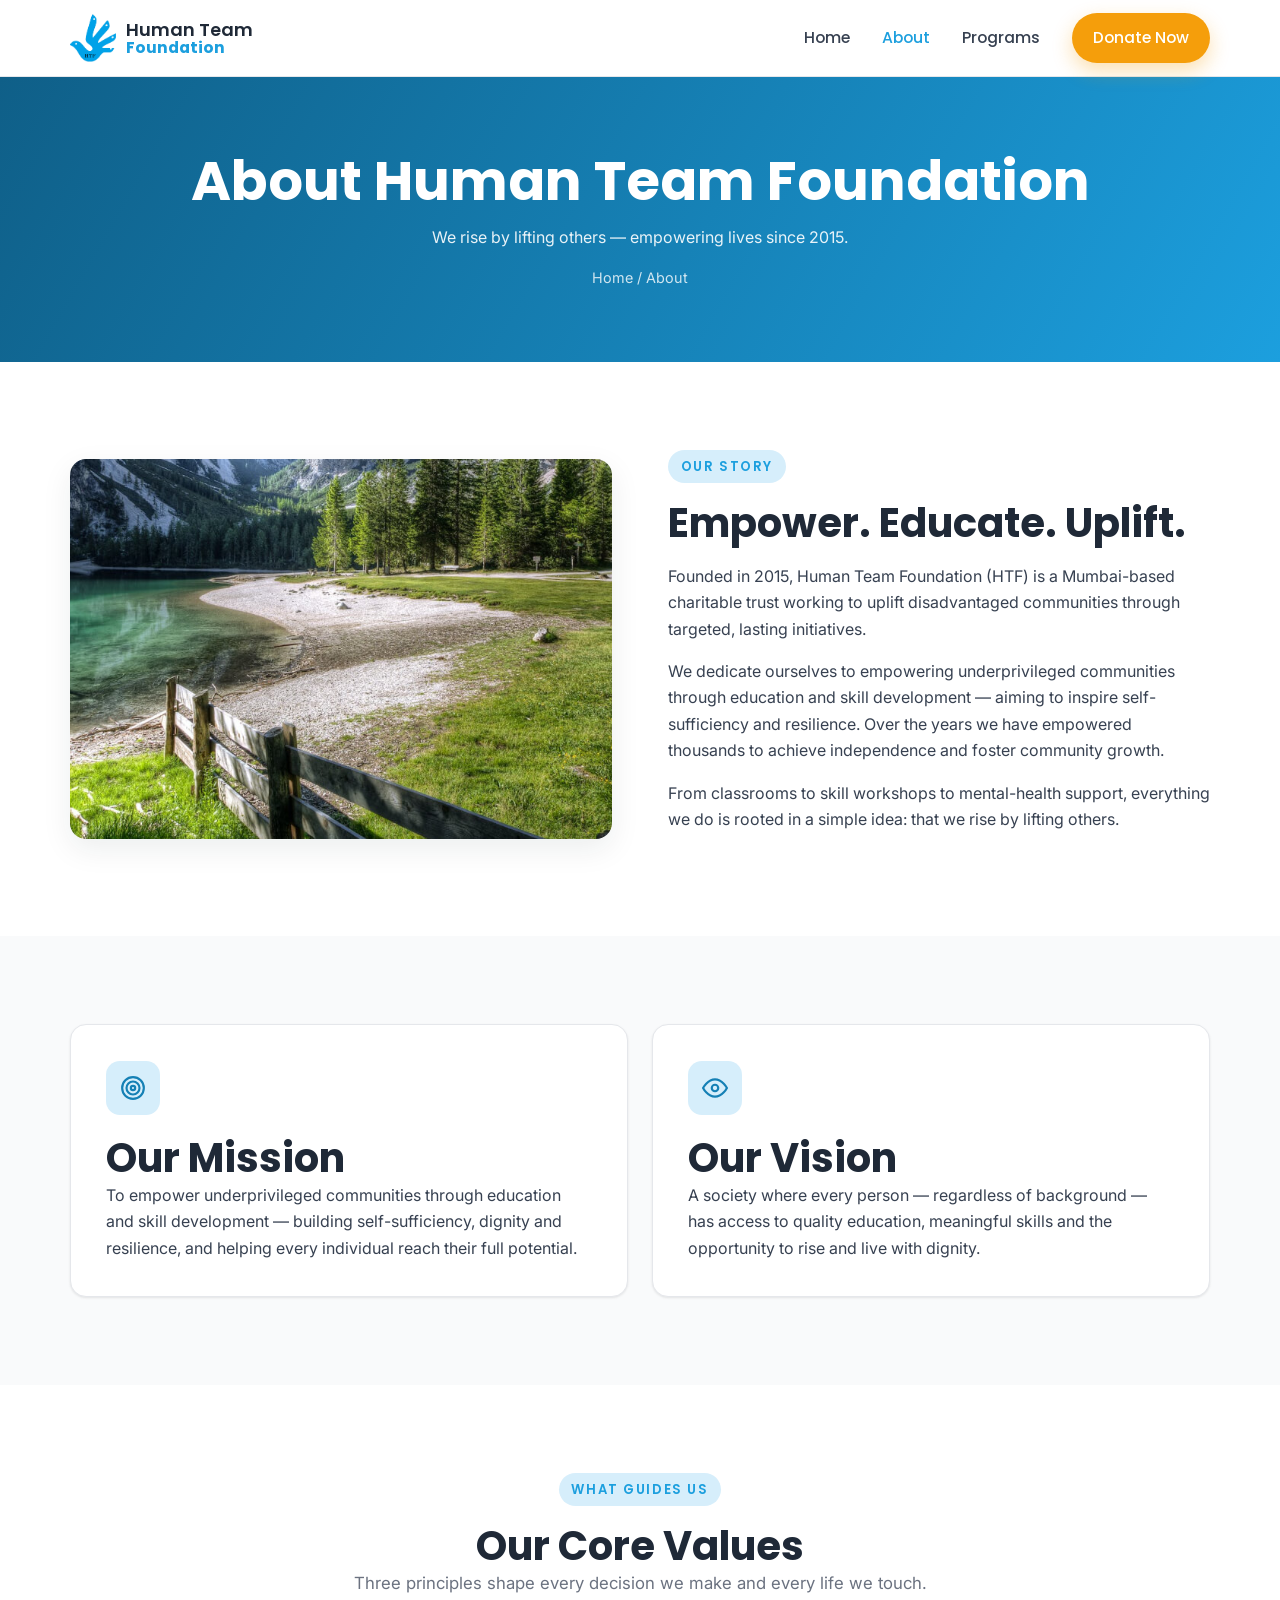
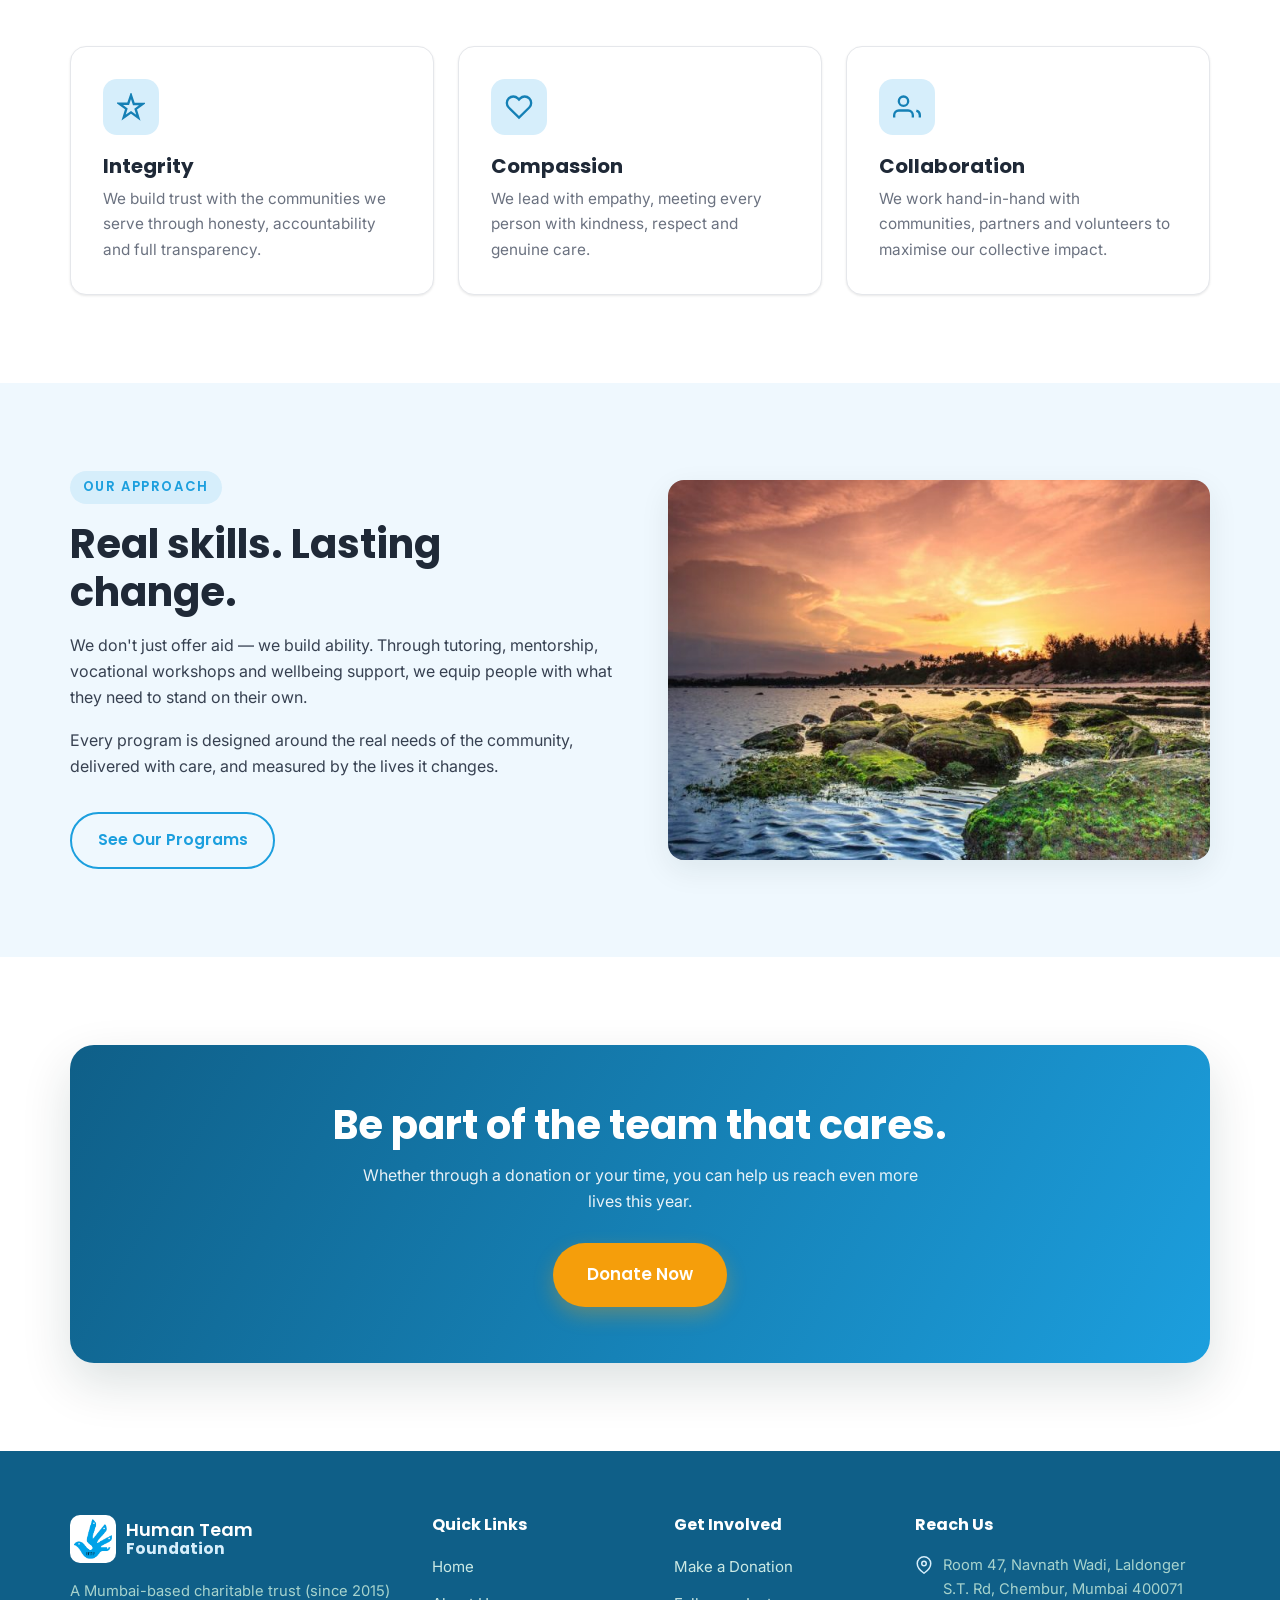
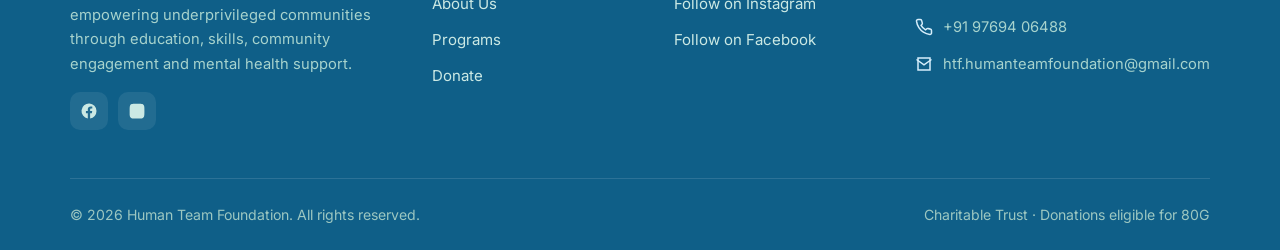
<file: about.html>
<!DOCTYPE html>
<html lang="en">
<head>
  <meta charset="UTF-8" />
  <meta name="viewport" content="width=device-width, initial-scale=1.0" />
  <title>About Us — Human Team Foundation</title>
  <meta name="description" content="Founded in 2015, Human Team Foundation is a Mumbai-based charitable trust empowering underprivileged communities through education and skill development. Our mission: Empower, Educate, Uplift." />
  <link rel="icon" href="assets/img/logo.png" />
  <link rel="preconnect" href="https://fonts.googleapis.com" />
  <link rel="preconnect" href="https://fonts.gstatic.com" crossorigin />
  <link href="https://fonts.googleapis.com/css2?family=Inter:wght@400;500;600&family=Poppins:wght@500;600;700&display=swap" rel="stylesheet" />
  <link rel="stylesheet" href="assets/css/style.css" />
</head>
<body>

  <!-- ===== Header ===== -->
  <header class="site-header" id="header">
    <div class="container header-inner">
      <a href="index.html" class="brand">
        <img src="assets/img/logo.png" alt="Human Team Foundation" class="brand-logo" />
        <span class="brand-text">Human Team<strong>Foundation</strong></span>
      </a>
      <nav class="nav" id="nav">
        <a href="index.html">Home</a>
        <a href="about.html" class="active">About</a>
        <a href="projects.html">Programs</a>
        <a href="donate.html" class="btn btn-accent btn-sm nav-donate">Donate Now</a>
      </nav>
      <button class="nav-toggle" id="navToggle" aria-label="Toggle menu"><span></span><span></span><span></span></button>
    </div>
  </header>

  <main>
    <!-- ===== Page hero ===== -->
    <section class="page-hero">
      <div class="container">
        <h1>About Human Team Foundation</h1>
        <p>We rise by lifting others — empowering lives since 2015.</p>
        <div class="breadcrumb"><a href="index.html">Home</a> / About</div>
      </div>
    </section>

    <!-- ===== Story ===== -->
    <section class="section">
      <div class="container split">
        <div class="split-media reveal" style="background-image:url('assets/img/mission.jpg')"></div>
        <div class="reveal">
          <span class="eyebrow">Our Story</span>
          <h2>Empower. Educate. Uplift.</h2>
          <p>Founded in 2015, Human Team Foundation (HTF) is a Mumbai-based charitable trust working to uplift disadvantaged communities through targeted, lasting initiatives.</p>
          <p>We dedicate ourselves to empowering underprivileged communities through education and skill development — aiming to inspire self-sufficiency and resilience. Over the years we have empowered thousands to achieve independence and foster community growth.</p>
          <p>From classrooms to skill workshops to mental-health support, everything we do is rooted in a simple idea: that we rise by lifting others.</p>
        </div>
      </div>
    </section>

    <!-- ===== Mission / Vision ===== -->
    <section class="section section-soft">
      <div class="container">
        <div class="grid-2">
          <div class="mv-card reveal">
            <div class="icon"><svg viewBox="0 0 24 24" fill="none" stroke="currentColor" stroke-width="2"><circle cx="12" cy="12" r="10"/><circle cx="12" cy="12" r="6"/><circle cx="12" cy="12" r="2"/></svg></div>
            <h2>Our Mission</h2>
            <p>To empower underprivileged communities through education and skill development — building self-sufficiency, dignity and resilience, and helping every individual reach their full potential.</p>
          </div>
          <div class="mv-card reveal">
            <div class="icon"><svg viewBox="0 0 24 24" fill="none" stroke="currentColor" stroke-width="2"><path d="M1 12s4-8 11-8 11 8 11 8-4 8-11 8-11-8-11-8z"/><circle cx="12" cy="12" r="3"/></svg></div>
            <h2>Our Vision</h2>
            <p>A society where every person — regardless of background — has access to quality education, meaningful skills and the opportunity to rise and live with dignity.</p>
          </div>
        </div>
      </div>
    </section>

    <!-- ===== Values ===== -->
    <section class="section">
      <div class="container">
        <div class="section-head center narrow reveal">
          <span class="eyebrow">What Guides Us</span>
          <h2>Our Core Values</h2>
          <p>Three principles shape every decision we make and every life we touch.</p>
        </div>
        <div class="grid-3">
          <div class="feature reveal">
            <div class="icon"><svg viewBox="0 0 24 24" fill="none" stroke="currentColor" stroke-width="2"><path d="M12 2l2.4 7.4H22l-6 4.4 2.3 7.4-6.3-4.6L5.7 21l2.3-7.4-6-4.4h7.6z"/></svg></div>
            <h3>Integrity</h3>
            <p>We build trust with the communities we serve through honesty, accountability and full transparency.</p>
          </div>
          <div class="feature reveal">
            <div class="icon"><svg viewBox="0 0 24 24" fill="none" stroke="currentColor" stroke-width="2"><path d="M20.8 4.6a5.5 5.5 0 00-7.8 0L12 5.6l-1-1a5.5 5.5 0 00-7.8 7.8L12 21l8.8-8.6a5.5 5.5 0 000-7.8z"/></svg></div>
            <h3>Compassion</h3>
            <p>We lead with empathy, meeting every person with kindness, respect and genuine care.</p>
          </div>
          <div class="feature reveal">
            <div class="icon"><svg viewBox="0 0 24 24" fill="none" stroke="currentColor" stroke-width="2"><path d="M17 21v-2a4 4 0 00-4-4H5a4 4 0 00-4 4v2"/><circle cx="9" cy="7" r="4"/><path d="M23 21v-2a4 4 0 00-3-3.9"/></svg></div>
            <h3>Collaboration</h3>
            <p>We work hand-in-hand with communities, partners and volunteers to maximise our collective impact.</p>
          </div>
        </div>
      </div>
    </section>

    <!-- ===== Approach / image ===== -->
    <section class="section section-mint">
      <div class="container split">
        <div class="reveal">
          <span class="eyebrow">Our Approach</span>
          <h2>Real skills. Lasting change.</h2>
          <p>We don't just offer aid — we build ability. Through tutoring, mentorship, vocational workshops and wellbeing support, we equip people with what they need to stand on their own.</p>
          <p>Every program is designed around the real needs of the community, delivered with care, and measured by the lives it changes.</p>
          <a href="projects.html" class="btn btn-outline" style="margin-top:1rem">See Our Programs</a>
        </div>
        <div class="split-media reveal" style="background-image:url('assets/img/value.jpg')"></div>
      </div>
    </section>

    <!-- ===== CTA ===== -->
    <section class="section">
      <div class="container">
        <div class="cta-band reveal">
          <h2>Be part of the team that cares.</h2>
          <p>Whether through a donation or your time, you can help us reach even more lives this year.</p>
          <a href="donate.html" class="btn btn-accent btn-lg">Donate Now</a>
        </div>
      </div>
    </section>
  </main>

  <!-- ===== Footer ===== -->
  <footer class="site-footer">
    <div class="container">
      <div class="footer-grid">
        <div class="footer-about">
          <a href="index.html" class="brand"><img src="assets/img/logo.png" alt="Human Team Foundation" class="brand-logo" /><span class="brand-text" style="color:#fff">Human Team<strong style="color:var(--brand-light)">Foundation</strong></span></a>
          <p>A Mumbai-based charitable trust (since 2015) empowering underprivileged communities through education, skills, community engagement and mental health support.</p>
          <div class="socials">
            <a href="https://www.facebook.com/thehumanteamfoundation/" target="_blank" rel="noopener" aria-label="Facebook"><svg viewBox="0 0 24 24" fill="currentColor"><path d="M22 12a10 10 0 10-11.6 9.9v-7H7.9V12h2.5V9.8c0-2.5 1.5-3.9 3.8-3.9 1.1 0 2.2.2 2.2.2v2.5h-1.3c-1.2 0-1.6.8-1.6 1.6V12h2.8l-.5 2.9h-2.3v7A10 10 0 0022 12z"/></svg></a>
            <a href="https://www.instagram.com/humanteamfoundation/" target="_blank" rel="noopener" aria-label="Instagram"><svg viewBox="0 0 24 24" fill="currentColor"><path d="M12 2.2c3.2 0 3.6 0 4.9.1 1.2.1 1.8.3 2.2.4.6.2 1 .5 1.4.9.4.4.7.8.9 1.4.1.4.3 1 .4 2.2.1 1.3.1 1.7.1 4.9s0 3.6-.1 4.9c-.1 1.2-.3 1.8-.4 2.2-.2.6-.5 1-.9 1.4-.4.4-.8.7-1.4.9-.4.1-1 .3-2.2.4-1.3.1-1.7.1-4.9.1s-3.6 0-4.9-.1c-1.2-.1-1.8-.3-2.2-.4-.6-.2-1-.5-1.4-.9-.4-.4-.7-.8-.9-1.4-.1-.4-.3-1-.4-2.2C2.2 15.6 2.2 15.2 2.2 12s0-3.6.1-4.9c.1-1.2.3-1.8.4-2.2.2-.6.5-1 .9-1.4.4-.4.8-.7 1.4-.9.4-.1 1-.3 2.2-.4C8.4 2.2 8.8 2.2 12 2.2z"/></svg></a>
          </div>
        </div>
        <div>
          <h4>Quick Links</h4>
          <ul class="footer-links">
            <li><a href="index.html">Home</a></li>
            <li><a href="about.html">About Us</a></li>
            <li><a href="projects.html">Programs</a></li>
            <li><a href="donate.html">Donate</a></li>
          </ul>
        </div>
        <div>
          <h4>Get Involved</h4>
          <ul class="footer-links">
            <li><a href="donate.html">Make a Donation</a></li>
            <li><a href="https://www.instagram.com/humanteamfoundation/" target="_blank" rel="noopener">Follow on Instagram</a></li>
            <li><a href="https://www.facebook.com/thehumanteamfoundation/" target="_blank" rel="noopener">Follow on Facebook</a></li>
          </ul>
        </div>
        <div>
          <h4>Reach Us</h4>
          <div class="contact-line"><svg viewBox="0 0 24 24" fill="none" stroke="currentColor" stroke-width="2"><path d="M21 10c0 7-9 13-9 13s-9-6-9-13a9 9 0 0118 0z"/><circle cx="12" cy="10" r="3"/></svg><span>Room 47, Navnath Wadi, Laldonger S.T. Rd, Chembur, Mumbai 400071</span></div>
          <div class="contact-line"><svg viewBox="0 0 24 24" fill="none" stroke="currentColor" stroke-width="2"><path d="M22 16.9v3a2 2 0 01-2.2 2 19.8 19.8 0 01-8.6-3.1 19.5 19.5 0 01-6-6A19.8 19.8 0 012 4.2 2 2 0 014 2h3a2 2 0 012 1.7c.1 1 .4 1.9.7 2.8a2 2 0 01-.5 2.1L8.1 9.9a16 16 0 006 6l1.3-1.3a2 2 0 012.1-.5c.9.3 1.8.6 2.8.7a2 2 0 011.7 2z"/></svg><span>+91 97694 06488</span></div>
          <div class="contact-line"><svg viewBox="0 0 24 24" fill="none" stroke="currentColor" stroke-width="2"><path d="M4 4h16v16H4z"/><path d="M22 6l-10 7L2 6"/></svg><span>htf.humanteamfoundation@gmail.com</span></div>
        </div>
      </div>
      <div class="footer-bottom">
        <span>&copy; <span id="year"></span> Human Team Foundation. All rights reserved.</span>
        <span>Charitable Trust · Donations eligible for 80G</span>
      </div>
    </div>
  </footer>

  <script src="assets/js/main.js"></script>
</body>
</html>
</file>
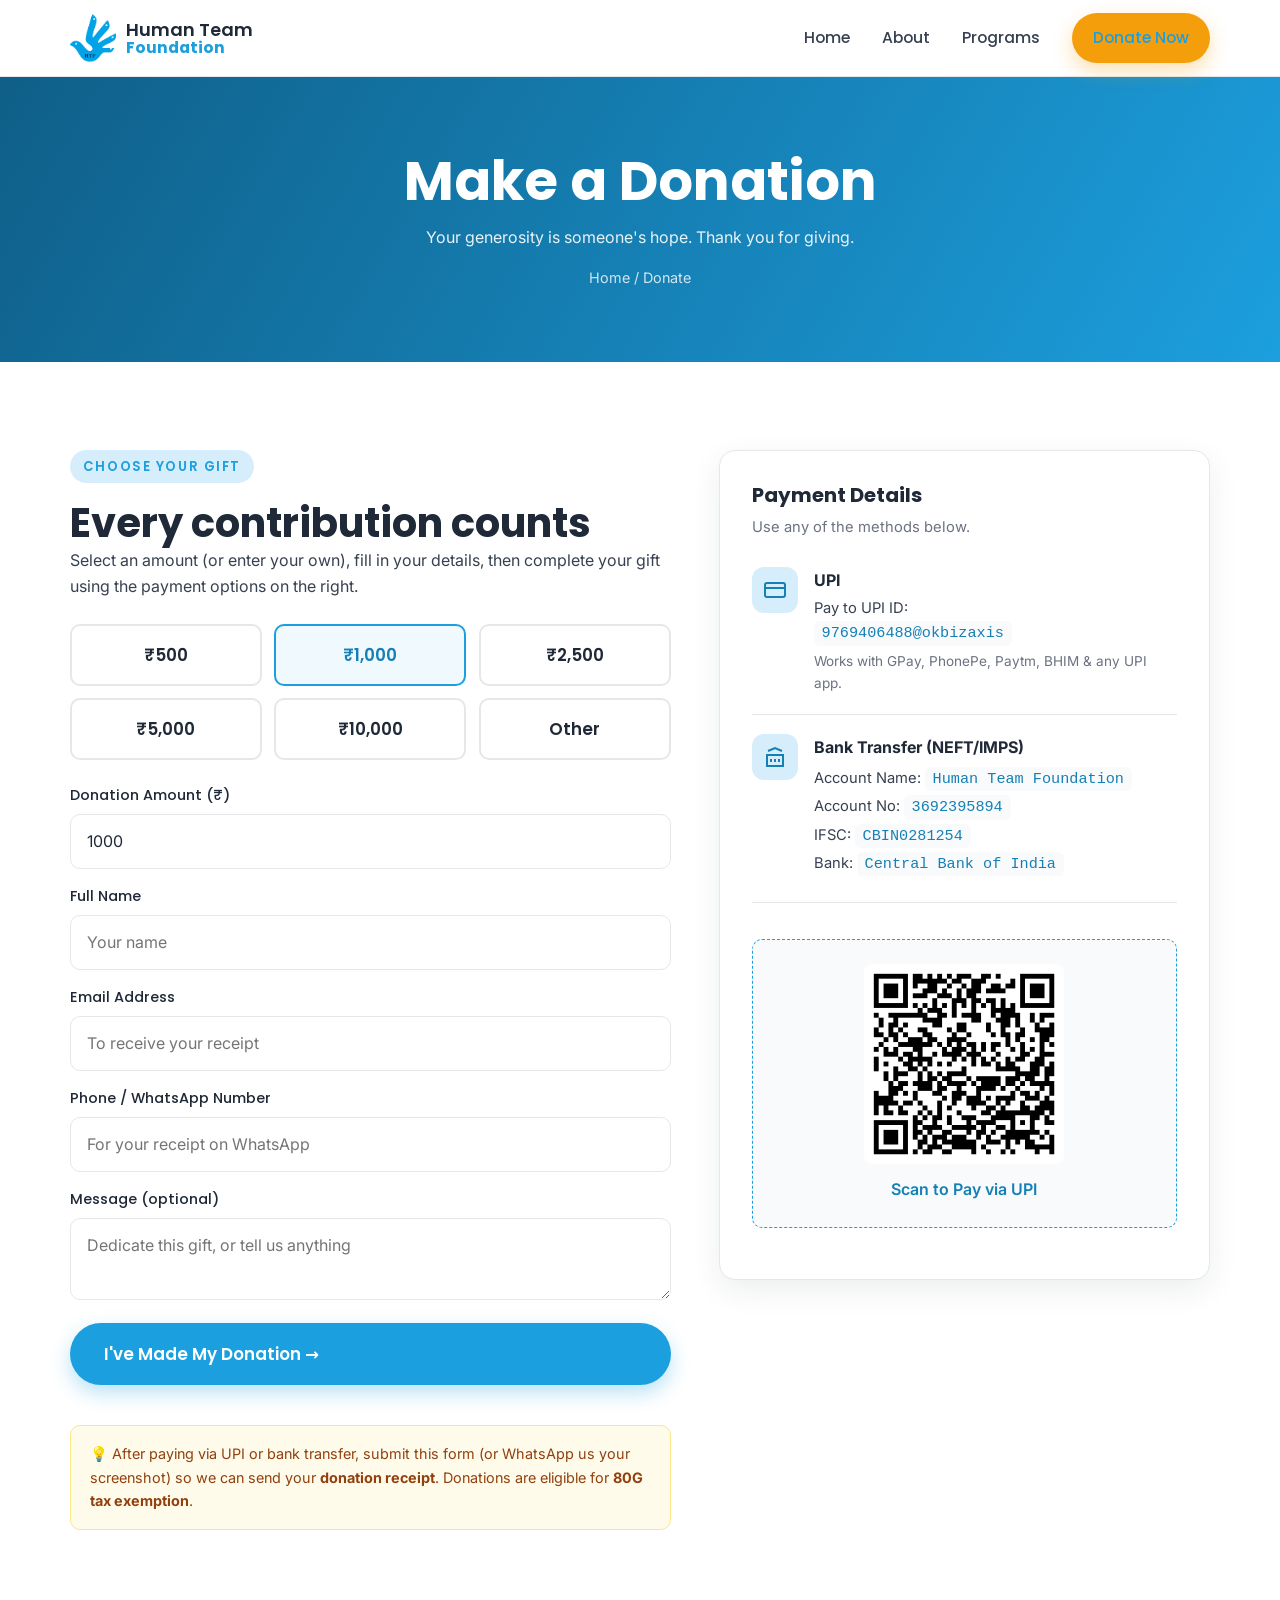
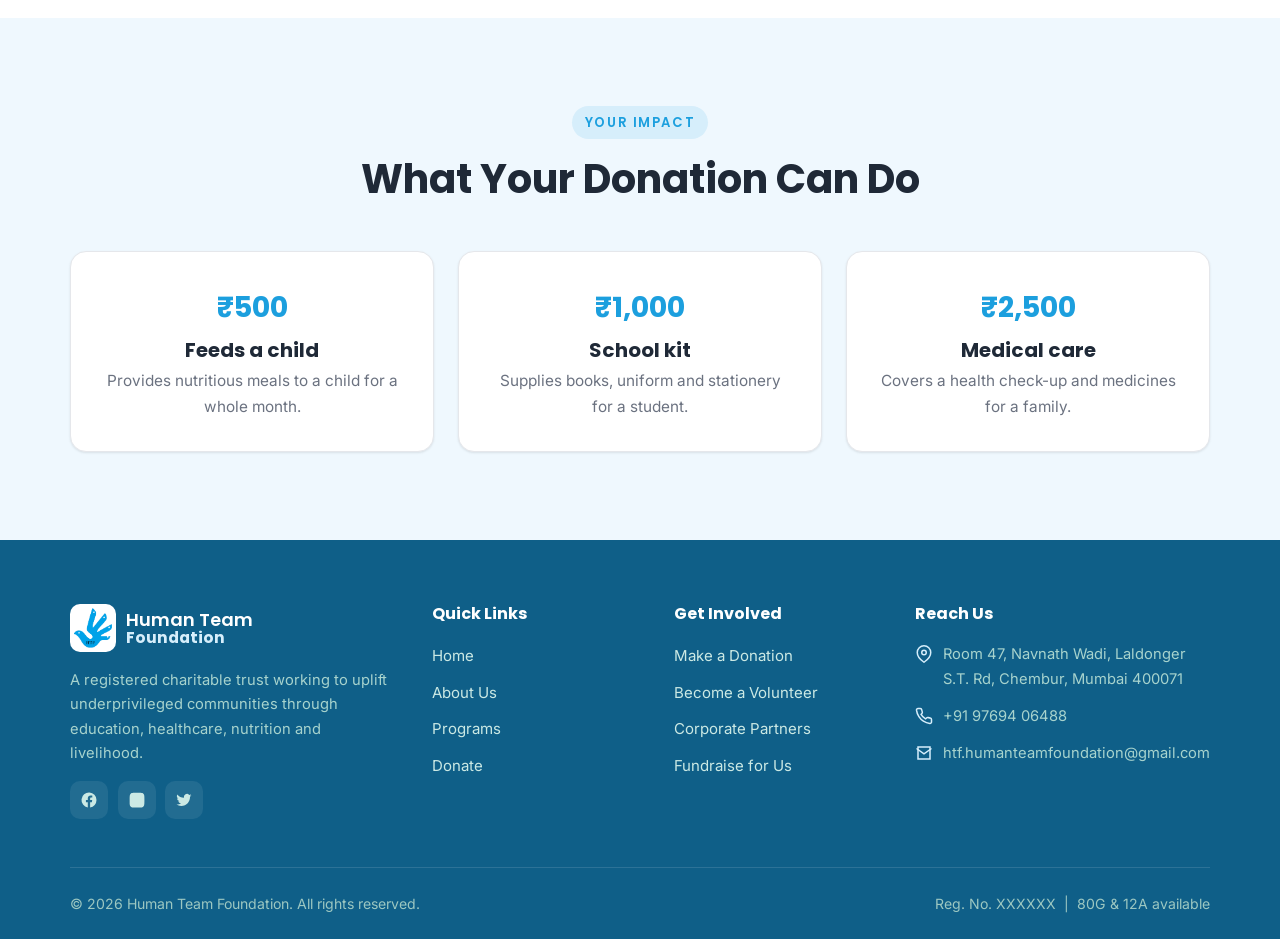
<file: donate.html>
<!DOCTYPE html>
<html lang="en">
<head>
  <meta charset="UTF-8" />
  <meta name="viewport" content="width=device-width, initial-scale=1.0" />
  <title>Donate — Human Team Foundation</title>
  <meta name="description" content="Make a donation to Human Team Foundation via UPI or bank transfer. Your contribution brings education, healthcare, food and hope to those who need it." />
  <link rel="preconnect" href="https://fonts.googleapis.com" />
  <link rel="preconnect" href="https://fonts.gstatic.com" crossorigin />
  <link href="https://fonts.googleapis.com/css2?family=Inter:wght@400;500;600&family=Poppins:wght@500;600;700&display=swap" rel="stylesheet" />
  <link rel="stylesheet" href="assets/css/style.css" />
</head>
<body>

  <!-- ===== Header ===== -->
  <header class="site-header" id="header">
    <div class="container header-inner">
      <a href="index.html" class="brand">
        <img src="assets/img/logo.png" alt="Human Team Foundation" class="brand-logo" />
        <span class="brand-text">Human Team<strong>Foundation</strong></span>
      </a>
      <nav class="nav" id="nav">
        <a href="index.html">Home</a>
        <a href="about.html">About</a>
        <a href="projects.html">Programs</a>
        <a href="donate.html" class="btn btn-accent btn-sm nav-donate active">Donate Now</a>
      </nav>
      <button class="nav-toggle" id="navToggle" aria-label="Toggle menu"><span></span><span></span><span></span></button>
    </div>
  </header>

  <main>
    <!-- ===== Page hero ===== -->
    <section class="page-hero">
      <div class="container">
        <h1>Make a Donation</h1>
        <p>Your generosity is someone's hope. Thank you for giving.</p>
        <div class="breadcrumb"><a href="index.html">Home</a> / Donate</div>
      </div>
    </section>

    <!-- ===== Donate ===== -->
    <section class="section">
      <div class="container donate-wrap">

        <!-- Left: choose amount + donor details -->
        <div class="reveal">
          <span class="eyebrow">Choose Your Gift</span>
          <h2>Every contribution counts</h2>
          <p>Select an amount (or enter your own), fill in your details, then complete your gift using the payment options on the right.</p>

          <div class="amount-grid">
            <button type="button" class="amount-btn" data-amt="500">₹500</button>
            <button type="button" class="amount-btn active" data-amt="1000">₹1,000</button>
            <button type="button" class="amount-btn" data-amt="2500">₹2,500</button>
            <button type="button" class="amount-btn" data-amt="5000">₹5,000</button>
            <button type="button" class="amount-btn" data-amt="10000">₹10,000</button>
            <button type="button" class="amount-btn" data-amt="">Other</button>
          </div>

          <form class="form-grid" id="donationForm">
            <div class="field">
              <label for="customAmount">Donation Amount (₹)</label>
              <input type="number" id="customAmount" name="amount" value="1000" min="1" placeholder="Enter amount" />
            </div>
            <div class="field">
              <label for="dname">Full Name</label>
              <input type="text" id="dname" name="name" placeholder="Your name" required />
            </div>
            <div class="field">
              <label for="demail">Email Address</label>
              <input type="email" id="demail" name="email" placeholder="To receive your receipt" required />
            </div>
            <div class="field">
              <label for="dphone">Phone / WhatsApp Number</label>
              <input type="tel" id="dphone" name="phone" placeholder="For your receipt on WhatsApp" required />
            </div>
            <div class="field">
              <label for="dmsg">Message (optional)</label>
              <textarea id="dmsg" name="message" rows="2" placeholder="Dedicate this gift, or tell us anything"></textarea>
            </div>
            <button type="submit" class="btn btn-brand btn-lg">I've Made My Donation →</button>
            <p class="form-status" id="formStatus"></p>
          </form>

          <div class="note">
            💡 After paying via UPI or bank transfer, submit this form (or WhatsApp us your screenshot) so we can send your <strong>donation receipt</strong>. Donations are eligible for <strong>80G tax exemption</strong>.
          </div>
        </div>

        <!-- Right: payment methods -->
        <div class="pay-card reveal">
          <h3 style="margin-bottom:.5rem">Payment Details</h3>
          <p style="color:var(--muted); font-size:.92rem; margin-bottom:.5rem">Use any of the methods below.</p>

          <!-- UPI -->
          <div class="pay-method">
            <div class="pm-icon"><svg viewBox="0 0 24 24" fill="none" stroke="currentColor" stroke-width="2"><rect x="2" y="5" width="20" height="14" rx="2"/><path d="M2 10h20"/></svg></div>
            <div>
              <strong>UPI</strong>
              <p style="font-size:.92rem; margin:.2rem 0">Pay to UPI ID:<br><code>9769406488@okbizaxis</code></p>
              <p style="font-size:.85rem; color:var(--muted)">Works with GPay, PhonePe, Paytm, BHIM &amp; any UPI app.</p>
            </div>
          </div>

          <!-- Bank -->
          <div class="pay-method">
            <div class="pm-icon"><svg viewBox="0 0 24 24" fill="none" stroke="currentColor" stroke-width="2"><path d="M3 21h18M3 10h18M5 6l7-3 7 3M4 10v11M20 10v11M8 14v3M12 14v3M16 14v3"/></svg></div>
            <div>
              <strong>Bank Transfer (NEFT/IMPS)</strong>
              <p style="font-size:.92rem; margin:.3rem 0; line-height:1.8">
                Account Name: <code>Human Team Foundation</code><br>
                Account No: <code>3692395894</code><br>
                IFSC: <code>CBIN0281254</code><br>
                Bank: <code>Central Bank of India</code>
              </p>
            </div>
          </div>

          <!-- QR -->
          <div class="pay-method" style="display:block">
            <div class="qr-box">
              <img src="assets/img/upi-qr.png" alt="Scan to pay via UPI"
                   onerror="this.style.display='none';this.nextElementSibling.style.display='block'" />
              <div style="display:none; padding:2rem 1rem; color:var(--muted)">
                📱 <strong>QR code goes here</strong><br>
                <span style="font-size:.85rem">Add your UPI QR image as<br><code>assets/img/upi-qr.png</code></span>
              </div>
              <div style="font-weight:600; color:var(--brand-dark)">Scan to Pay via UPI</div>
            </div>
          </div>
        </div>
      </div>
    </section>

    <!-- ===== Why donate ===== -->
    <section class="section section-mint">
      <div class="container">
        <div class="section-head center narrow reveal">
          <span class="eyebrow">Your Impact</span>
          <h2>What Your Donation Can Do</h2>
        </div>
        <div class="grid-3">
          <div class="feature reveal center"><div class="num" style="font-family:var(--font-head);font-weight:700;font-size:1.8rem;color:var(--brand)">₹500</div><h3 style="margin:.4rem 0">Feeds a child</h3><p>Provides nutritious meals to a child for a whole month.</p></div>
          <div class="feature reveal center"><div class="num" style="font-family:var(--font-head);font-weight:700;font-size:1.8rem;color:var(--brand)">₹1,000</div><h3 style="margin:.4rem 0">School kit</h3><p>Supplies books, uniform and stationery for a student.</p></div>
          <div class="feature reveal center"><div class="num" style="font-family:var(--font-head);font-weight:700;font-size:1.8rem;color:var(--brand)">₹2,500</div><h3 style="margin:.4rem 0">Medical care</h3><p>Covers a health check-up and medicines for a family.</p></div>
        </div>
      </div>
    </section>
  </main>

  <!-- ===== Footer ===== -->
  <footer class="site-footer">
    <div class="container">
      <div class="footer-grid">
        <div class="footer-about">
          <a href="index.html" class="brand"><img src="assets/img/logo.png" alt="Human Team Foundation" class="brand-logo" /><span class="brand-text">Human Team<strong>Foundation</strong></span></a>
          <p>A registered charitable trust working to uplift underprivileged communities through education, healthcare, nutrition and livelihood.</p>
          <div class="socials">
            <a href="https://www.facebook.com/thehumanteamfoundation/" target="_blank" rel="noopener" aria-label="Facebook"><svg viewBox="0 0 24 24" fill="currentColor"><path d="M22 12a10 10 0 10-11.6 9.9v-7H7.9V12h2.5V9.8c0-2.5 1.5-3.9 3.8-3.9 1.1 0 2.2.2 2.2.2v2.5h-1.3c-1.2 0-1.6.8-1.6 1.6V12h2.8l-.5 2.9h-2.3v7A10 10 0 0022 12z"/></svg></a>
            <a href="https://www.instagram.com/humanteamfoundation/" target="_blank" rel="noopener" aria-label="Instagram"><svg viewBox="0 0 24 24" fill="currentColor"><path d="M12 2.2c3.2 0 3.6 0 4.9.1 1.2.1 1.8.3 2.2.4.6.2 1 .5 1.4.9.4.4.7.8.9 1.4.1.4.3 1 .4 2.2.1 1.3.1 1.7.1 4.9s0 3.6-.1 4.9c-.1 1.2-.3 1.8-.4 2.2-.2.6-.5 1-.9 1.4-.4.4-.8.7-1.4.9-.4.1-1 .3-2.2.4-1.3.1-1.7.1-4.9.1s-3.6 0-4.9-.1c-1.2-.1-1.8-.3-2.2-.4-.6-.2-1-.5-1.4-.9-.4-.4-.7-.8-.9-1.4-.1-.4-.3-1-.4-2.2C2.2 15.6 2.2 15.2 2.2 12s0-3.6.1-4.9c.1-1.2.3-1.8.4-2.2.2-.6.5-1 .9-1.4.4-.4.8-.7 1.4-.9.4-.1 1-.3 2.2-.4C8.4 2.2 8.8 2.2 12 2.2z"/></svg></a>
            <a href="#" aria-label="Twitter"><svg viewBox="0 0 24 24" fill="currentColor"><path d="M22 5.9c-.7.3-1.5.5-2.3.6.8-.5 1.5-1.3 1.8-2.3-.8.5-1.7.8-2.6 1a4.1 4.1 0 00-7 3.7A11.6 11.6 0 013.2 4.5a4.1 4.1 0 001.3 5.5c-.7 0-1.3-.2-1.8-.5a4.1 4.1 0 003.3 4 4.1 4.1 0 01-1.8.1 4.1 4.1 0 003.8 2.8A8.2 8.2 0 012 18.1a11.6 11.6 0 006.3 1.8c7.5 0 11.7-6.3 11.7-11.7v-.5c.8-.6 1.5-1.3 2-2.1z"/></svg></a>
          </div>
        </div>
        <div>
          <h4>Quick Links</h4>
          <ul class="footer-links">
            <li><a href="index.html">Home</a></li>
            <li><a href="about.html">About Us</a></li>
            <li><a href="projects.html">Programs</a></li>
            <li><a href="donate.html">Donate</a></li>
          </ul>
        </div>
        <div>
          <h4>Get Involved</h4>
          <ul class="footer-links">
            <li><a href="donate.html">Make a Donation</a></li>
            <li><a href="#">Become a Volunteer</a></li>
            <li><a href="#">Corporate Partners</a></li>
            <li><a href="#">Fundraise for Us</a></li>
          </ul>
        </div>
        <div>
          <h4>Reach Us</h4>
          <div class="contact-line"><svg viewBox="0 0 24 24" fill="none" stroke="currentColor" stroke-width="2"><path d="M21 10c0 7-9 13-9 13s-9-6-9-13a9 9 0 0118 0z"/><circle cx="12" cy="10" r="3"/></svg><span>Room 47, Navnath Wadi, Laldonger S.T. Rd, Chembur, Mumbai 400071</span></div>
          <div class="contact-line"><svg viewBox="0 0 24 24" fill="none" stroke="currentColor" stroke-width="2"><path d="M22 16.9v3a2 2 0 01-2.2 2 19.8 19.8 0 01-8.6-3.1 19.5 19.5 0 01-6-6A19.8 19.8 0 012 4.2 2 2 0 014 2h3a2 2 0 012 1.7c.1 1 .4 1.9.7 2.8a2 2 0 01-.5 2.1L8.1 9.9a16 16 0 006 6l1.3-1.3a2 2 0 012.1-.5c.9.3 1.8.6 2.8.7a2 2 0 011.7 2z"/></svg><span>+91 97694 06488</span></div>
          <div class="contact-line"><svg viewBox="0 0 24 24" fill="none" stroke="currentColor" stroke-width="2"><path d="M4 4h16v16H4z"/><path d="M22 6l-10 7L2 6"/></svg><span>htf.humanteamfoundation@gmail.com</span></div>
        </div>
      </div>
      <div class="footer-bottom">
        <span>&copy; <span id="year"></span> Human Team Foundation. All rights reserved.</span>
        <span>Reg. No. XXXXXX &nbsp;|&nbsp; 80G &amp; 12A available</span>
      </div>
    </div>
  </footer>

  <script src="assets/js/main.js"></script>
</body>
</html>
</file>
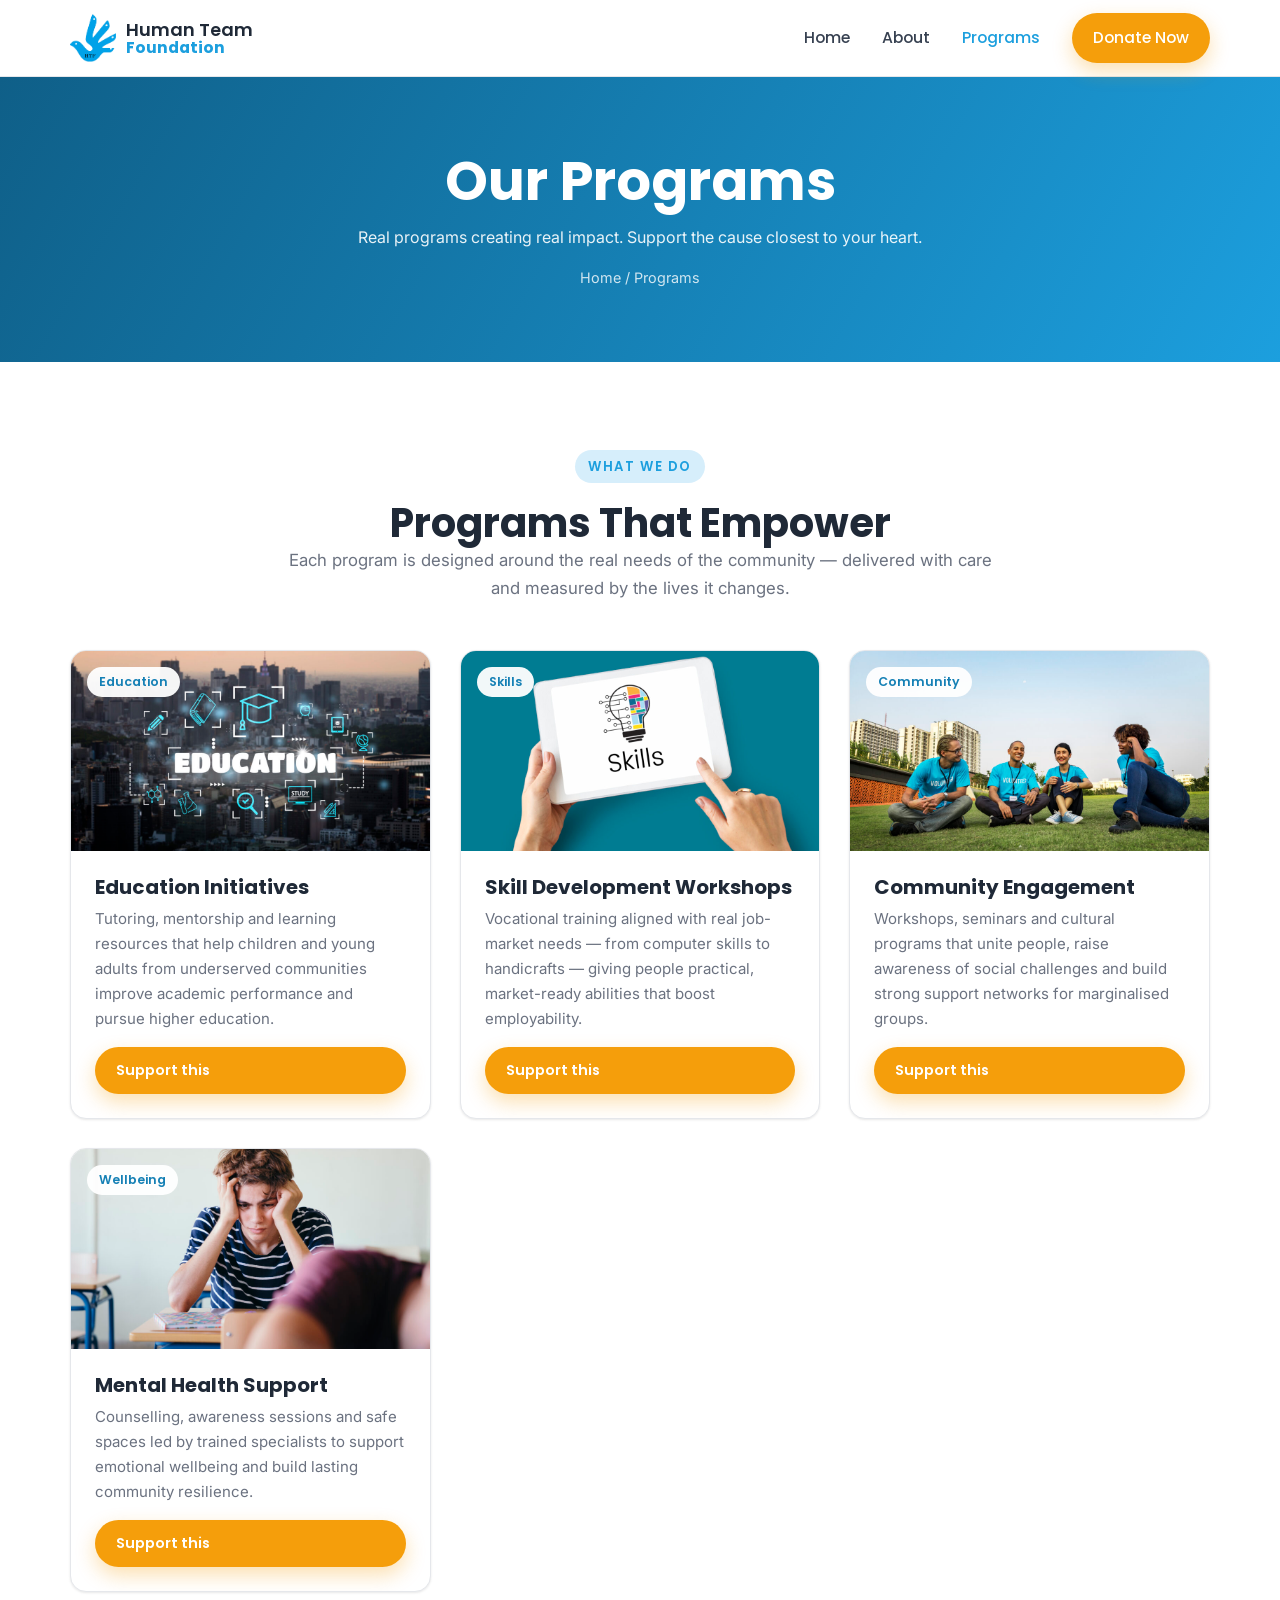
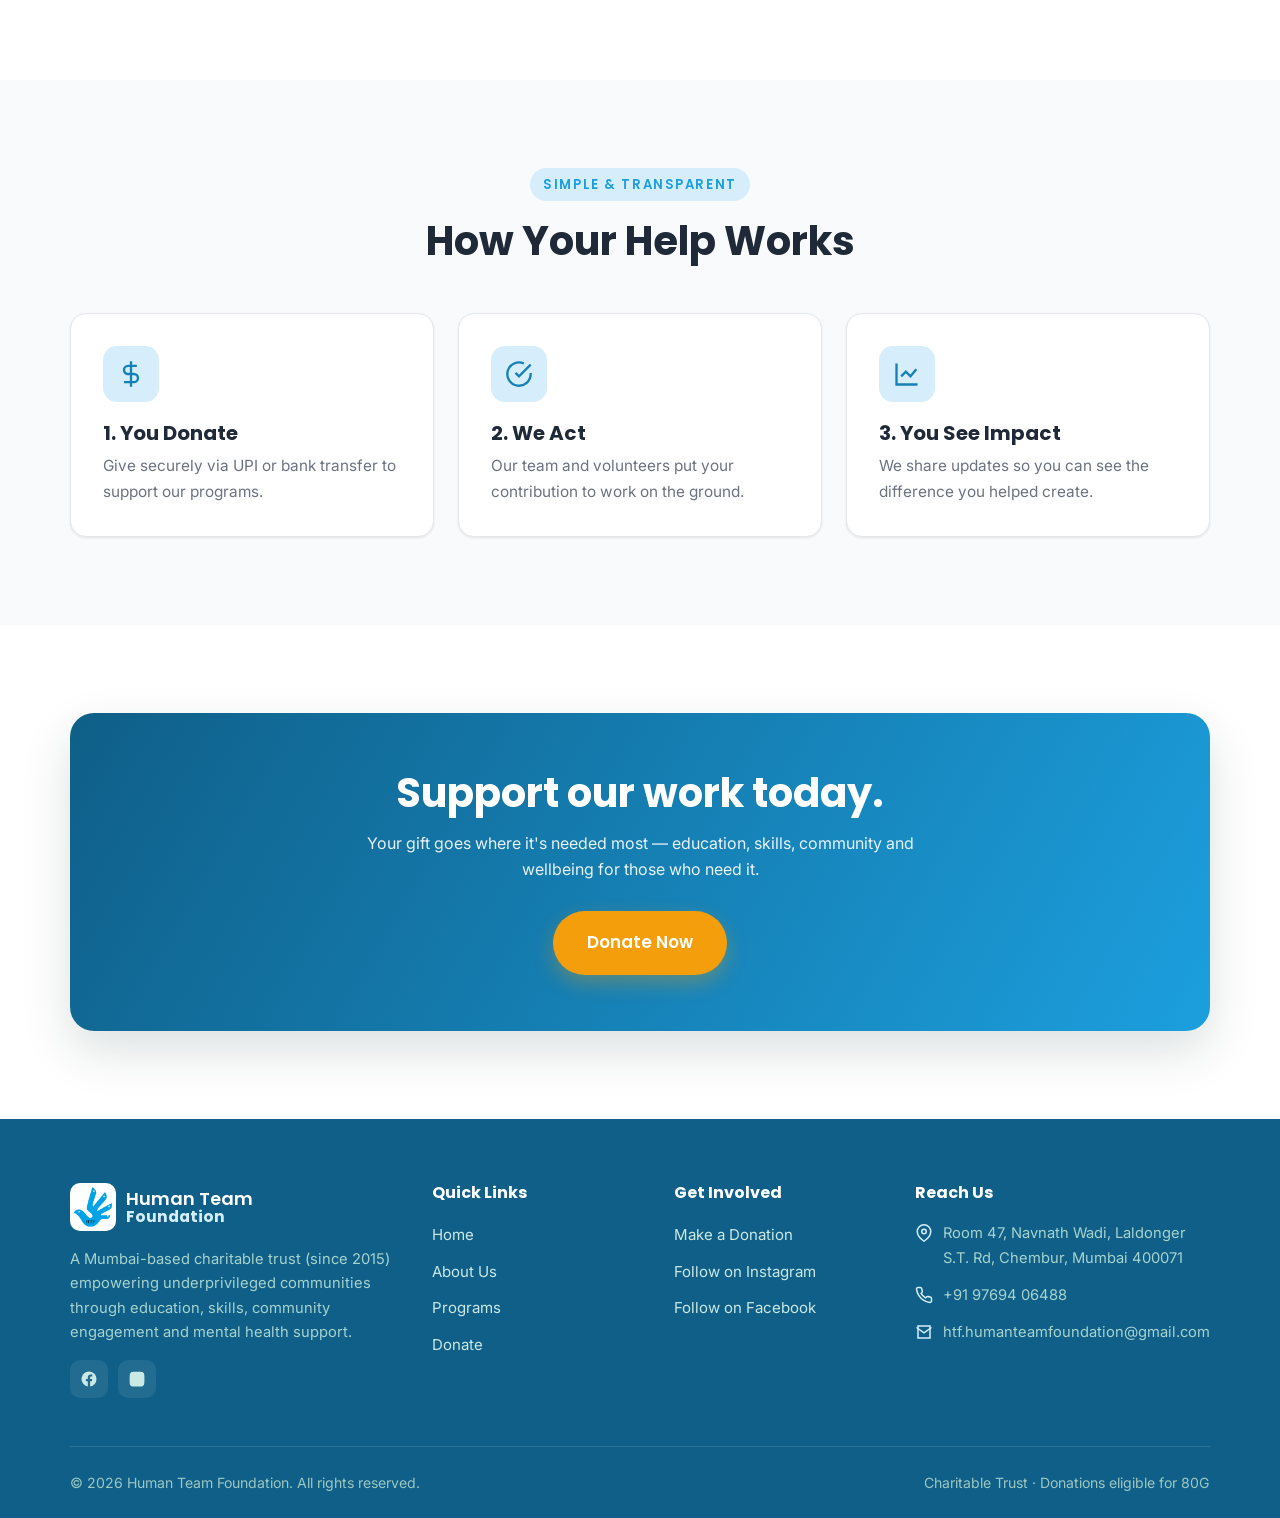
<file: projects.html>
<!DOCTYPE html>
<html lang="en">
<head>
  <meta charset="UTF-8" />
  <meta name="viewport" content="width=device-width, initial-scale=1.0" />
  <title>Our Programs — Human Team Foundation</title>
  <meta name="description" content="Explore Human Team Foundation's programs — Education Initiatives, Skill Development Workshops, Community Engagement and Mental Health Support — and support the cause you care about." />
  <link rel="icon" href="assets/img/logo.png" />
  <link rel="preconnect" href="https://fonts.googleapis.com" />
  <link rel="preconnect" href="https://fonts.gstatic.com" crossorigin />
  <link href="https://fonts.googleapis.com/css2?family=Inter:wght@400;500;600&family=Poppins:wght@500;600;700&display=swap" rel="stylesheet" />
  <link rel="stylesheet" href="assets/css/style.css" />
</head>
<body>

  <!-- ===== Header ===== -->
  <header class="site-header" id="header">
    <div class="container header-inner">
      <a href="index.html" class="brand">
        <img src="assets/img/logo.png" alt="Human Team Foundation" class="brand-logo" />
        <span class="brand-text">Human Team<strong>Foundation</strong></span>
      </a>
      <nav class="nav" id="nav">
        <a href="index.html">Home</a>
        <a href="about.html">About</a>
        <a href="projects.html" class="active">Programs</a>
        <a href="donate.html" class="btn btn-accent btn-sm nav-donate">Donate Now</a>
      </nav>
      <button class="nav-toggle" id="navToggle" aria-label="Toggle menu"><span></span><span></span><span></span></button>
    </div>
  </header>

  <main>
    <!-- ===== Page hero ===== -->
    <section class="page-hero">
      <div class="container">
        <h1>Our Programs</h1>
        <p>Real programs creating real impact. Support the cause closest to your heart.</p>
        <div class="breadcrumb"><a href="index.html">Home</a> / Programs</div>
      </div>
    </section>

    <!-- ===== Programs grid ===== -->
    <section class="section">
      <div class="container">
        <div class="section-head center narrow reveal">
          <span class="eyebrow">What We Do</span>
          <h2>Programs That Empower</h2>
          <p>Each program is designed around the real needs of the community — delivered with care and measured by the lives it changes.</p>
        </div>
        <div class="projects-grid" id="projects-all"><!-- rendered by projects.js --></div>
      </div>
    </section>

    <!-- ===== How it works ===== -->
    <section class="section section-soft">
      <div class="container">
        <div class="section-head center narrow reveal">
          <span class="eyebrow">Simple &amp; Transparent</span>
          <h2>How Your Help Works</h2>
        </div>
        <div class="grid-3">
          <div class="feature reveal">
            <div class="icon"><svg viewBox="0 0 24 24" fill="none" stroke="currentColor" stroke-width="2"><path d="M12 1v22M17 5H9.5a3.5 3.5 0 000 7h5a3.5 3.5 0 010 7H6"/></svg></div>
            <h3>1. You Donate</h3>
            <p>Give securely via UPI or bank transfer to support our programs.</p>
          </div>
          <div class="feature reveal">
            <div class="icon"><svg viewBox="0 0 24 24" fill="none" stroke="currentColor" stroke-width="2"><path d="M22 11.1V12a10 10 0 11-5.9-9.1"/><path d="M22 4L12 14.01l-3-3"/></svg></div>
            <h3>2. We Act</h3>
            <p>Our team and volunteers put your contribution to work on the ground.</p>
          </div>
          <div class="feature reveal">
            <div class="icon"><svg viewBox="0 0 24 24" fill="none" stroke="currentColor" stroke-width="2"><path d="M3 3v18h18"/><path d="M7 14l4-4 4 4 5-6"/></svg></div>
            <h3>3. You See Impact</h3>
            <p>We share updates so you can see the difference you helped create.</p>
          </div>
        </div>
      </div>
    </section>

    <!-- ===== CTA ===== -->
    <section class="section">
      <div class="container">
        <div class="cta-band reveal">
          <h2>Support our work today.</h2>
          <p>Your gift goes where it's needed most — education, skills, community and wellbeing for those who need it.</p>
          <a href="donate.html" class="btn btn-accent btn-lg">Donate Now</a>
        </div>
      </div>
    </section>
  </main>

  <!-- ===== Footer ===== -->
  <footer class="site-footer">
    <div class="container">
      <div class="footer-grid">
        <div class="footer-about">
          <a href="index.html" class="brand"><img src="assets/img/logo.png" alt="Human Team Foundation" class="brand-logo" /><span class="brand-text" style="color:#fff">Human Team<strong style="color:var(--brand-light)">Foundation</strong></span></a>
          <p>A Mumbai-based charitable trust (since 2015) empowering underprivileged communities through education, skills, community engagement and mental health support.</p>
          <div class="socials">
            <a href="https://www.facebook.com/thehumanteamfoundation/" target="_blank" rel="noopener" aria-label="Facebook"><svg viewBox="0 0 24 24" fill="currentColor"><path d="M22 12a10 10 0 10-11.6 9.9v-7H7.9V12h2.5V9.8c0-2.5 1.5-3.9 3.8-3.9 1.1 0 2.2.2 2.2.2v2.5h-1.3c-1.2 0-1.6.8-1.6 1.6V12h2.8l-.5 2.9h-2.3v7A10 10 0 0022 12z"/></svg></a>
            <a href="https://www.instagram.com/humanteamfoundation/" target="_blank" rel="noopener" aria-label="Instagram"><svg viewBox="0 0 24 24" fill="currentColor"><path d="M12 2.2c3.2 0 3.6 0 4.9.1 1.2.1 1.8.3 2.2.4.6.2 1 .5 1.4.9.4.4.7.8.9 1.4.1.4.3 1 .4 2.2.1 1.3.1 1.7.1 4.9s0 3.6-.1 4.9c-.1 1.2-.3 1.8-.4 2.2-.2.6-.5 1-.9 1.4-.4.4-.8.7-1.4.9-.4.1-1 .3-2.2.4-1.3.1-1.7.1-4.9.1s-3.6 0-4.9-.1c-1.2-.1-1.8-.3-2.2-.4-.6-.2-1-.5-1.4-.9-.4-.4-.7-.8-.9-1.4-.1-.4-.3-1-.4-2.2C2.2 15.6 2.2 15.2 2.2 12s0-3.6.1-4.9c.1-1.2.3-1.8.4-2.2.2-.6.5-1 .9-1.4.4-.4.8-.7 1.4-.9.4-.1 1-.3 2.2-.4C8.4 2.2 8.8 2.2 12 2.2z"/></svg></a>
          </div>
        </div>
        <div>
          <h4>Quick Links</h4>
          <ul class="footer-links">
            <li><a href="index.html">Home</a></li>
            <li><a href="about.html">About Us</a></li>
            <li><a href="projects.html">Programs</a></li>
            <li><a href="donate.html">Donate</a></li>
          </ul>
        </div>
        <div>
          <h4>Get Involved</h4>
          <ul class="footer-links">
            <li><a href="donate.html">Make a Donation</a></li>
            <li><a href="https://www.instagram.com/humanteamfoundation/" target="_blank" rel="noopener">Follow on Instagram</a></li>
            <li><a href="https://www.facebook.com/thehumanteamfoundation/" target="_blank" rel="noopener">Follow on Facebook</a></li>
          </ul>
        </div>
        <div>
          <h4>Reach Us</h4>
          <div class="contact-line"><svg viewBox="0 0 24 24" fill="none" stroke="currentColor" stroke-width="2"><path d="M21 10c0 7-9 13-9 13s-9-6-9-13a9 9 0 0118 0z"/><circle cx="12" cy="10" r="3"/></svg><span>Room 47, Navnath Wadi, Laldonger S.T. Rd, Chembur, Mumbai 400071</span></div>
          <div class="contact-line"><svg viewBox="0 0 24 24" fill="none" stroke="currentColor" stroke-width="2"><path d="M22 16.9v3a2 2 0 01-2.2 2 19.8 19.8 0 01-8.6-3.1 19.5 19.5 0 01-6-6A19.8 19.8 0 012 4.2 2 2 0 014 2h3a2 2 0 012 1.7c.1 1 .4 1.9.7 2.8a2 2 0 01-.5 2.1L8.1 9.9a16 16 0 006 6l1.3-1.3a2 2 0 012.1-.5c.9.3 1.8.6 2.8.7a2 2 0 011.7 2z"/></svg><span>+91 97694 06488</span></div>
          <div class="contact-line"><svg viewBox="0 0 24 24" fill="none" stroke="currentColor" stroke-width="2"><path d="M4 4h16v16H4z"/><path d="M22 6l-10 7L2 6"/></svg><span>htf.humanteamfoundation@gmail.com</span></div>
        </div>
      </div>
      <div class="footer-bottom">
        <span>&copy; <span id="year"></span> Human Team Foundation. All rights reserved.</span>
        <span>Charitable Trust · Donations eligible for 80G</span>
      </div>
    </div>
  </footer>

  <script src="assets/js/projects.js"></script>
  <script src="assets/js/main.js"></script>
</body>
</html>
</file>
<file: assets/css/style.css>
/* =========================================================
   Human Team Foundation — Design System
   ========================================================= */
:root {
  /* Brand palette */
  --brand: #1c9fde;          /* sky blue — matches HTF dove logo */
  --brand-dark: #1580b5;
  --brand-darker: #0f5f88;
  --brand-light: #d6eefb;
  --brand-tint: #f0f9fe;

  --accent: #f59e0b;         /* amber — action/donate */
  --accent-dark: #d97706;

  --ink: #1f2937;            /* main text */
  --ink-soft: #374151;
  --muted: #6b7280;
  --line: #e5e7eb;

  --bg: #ffffff;
  --bg-soft: #f9fafb;
  --bg-mint: #eff8fe;

  --radius: 16px;
  --radius-sm: 10px;
  --shadow-sm: 0 1px 3px rgba(0,0,0,.06), 0 1px 2px rgba(0,0,0,.04);
  --shadow: 0 10px 30px rgba(2, 44, 40, .08);
  --shadow-lg: 0 20px 50px rgba(2, 44, 40, .14);
  --container: 1140px;
  --header-h: 76px;

  --font-head: "Poppins", system-ui, -apple-system, "Segoe UI", sans-serif;
  --font-body: "Inter", system-ui, -apple-system, "Segoe UI", sans-serif;
}

/* Reset */
*, *::before, *::after { box-sizing: border-box; margin: 0; padding: 0; }
html { scroll-behavior: smooth; }
body {
  font-family: var(--font-body);
  color: var(--ink);
  line-height: 1.65;
  background: var(--bg);
  -webkit-font-smoothing: antialiased;
}
img { max-width: 100%; display: block; }
a { color: inherit; text-decoration: none; }
ul { list-style: none; }

h1, h2, h3, h4 { font-family: var(--font-head); line-height: 1.2; color: var(--ink); font-weight: 700; }
h1 { font-size: clamp(2.1rem, 4.5vw, 3.4rem); }
h2 { font-size: clamp(1.7rem, 3.2vw, 2.5rem); }
h3 { font-size: 1.25rem; }
p { color: var(--ink-soft); }

/* Layout */
.container { width: 90%; max-width: var(--container); margin-inline: auto; }
.section { padding: 5.5rem 0; }
.section-soft { background: var(--bg-soft); }
.section-mint { background: var(--bg-mint); }
.center { text-align: center; }
.narrow { max-width: 720px; margin-inline: auto; }

.eyebrow {
  display: inline-block;
  font-family: var(--font-head);
  font-weight: 600;
  font-size: .82rem;
  letter-spacing: .12em;
  text-transform: uppercase;
  color: var(--brand);
  background: var(--brand-light);
  padding: .35rem .8rem;
  border-radius: 50px;
  margin-bottom: 1rem;
}
.section-head { margin-bottom: 3rem; }
.section-head p { color: var(--muted); font-size: 1.05rem; }

/* Buttons */
.btn {
  display: inline-flex;
  align-items: center;
  gap: .5rem;
  font-family: var(--font-head);
  font-weight: 600;
  font-size: .98rem;
  padding: .85rem 1.6rem;
  border-radius: 50px;
  border: 2px solid transparent;
  cursor: pointer;
  transition: transform .15s ease, box-shadow .2s ease, background .2s ease, color .2s ease;
  white-space: nowrap;
}
.btn:hover { transform: translateY(-2px); }
.btn-accent { background: var(--accent); color: #fff; box-shadow: 0 8px 20px rgba(245,158,11,.32); }
.btn-accent:hover { background: var(--accent-dark); box-shadow: 0 12px 26px rgba(245,158,11,.4); }
.btn-brand { background: var(--brand); color: #fff; box-shadow: 0 8px 20px rgba(28,159,222,.3); }
.btn-brand:hover { background: var(--brand-dark); }
.btn-outline { background: transparent; color: var(--brand); border-color: var(--brand); }
.btn-outline:hover { background: var(--brand); color: #fff; }
.btn-ghost-light { background: rgba(255,255,255,.15); color:#fff; border-color: rgba(255,255,255,.6); }
.btn-ghost-light:hover { background:#fff; color: var(--brand-dark); }
.btn-sm { padding: .6rem 1.2rem; font-size: .9rem; }
.btn-lg { padding: 1rem 2rem; font-size: 1.05rem; }

/* ============ Header ============ */
.site-header {
  position: sticky; top: 0; z-index: 50;
  background: rgba(255,255,255,.9);
  backdrop-filter: saturate(180%) blur(12px);
  border-bottom: 1px solid var(--line);
  transition: box-shadow .2s ease;
}
.site-header.scrolled { box-shadow: var(--shadow-sm); }
.header-inner { display: flex; align-items: center; justify-content: space-between; height: var(--header-h); }
.brand { display: flex; align-items: center; gap: .65rem; }
.brand-mark {
  display: grid; place-items: center;
  width: 44px; height: 44px; border-radius: 12px;
  background: linear-gradient(135deg, var(--brand), var(--brand-darker));
  color: #fff; font-family: var(--font-head); font-weight: 700; font-size: 1rem;
  letter-spacing: .02em; box-shadow: var(--shadow-sm);
}
.brand-logo { height: 48px; width: auto; display: block; }
.site-footer .brand-logo { background: #fff; border-radius: 10px; padding: 4px; }
.brand-text { font-family: var(--font-head); font-weight: 600; font-size: 1.12rem; color: var(--ink); line-height: 1.1; }
.brand-text strong { display: block; font-weight: 700; color: var(--brand); font-size: .98rem; }
.nav { display: flex; align-items: center; gap: 2rem; }
.nav > a { font-family: var(--font-head); font-weight: 500; color: var(--ink-soft); font-size: .98rem; transition: color .15s; }
.nav > a:hover, .nav > a.active { color: var(--brand); }
.nav .nav-donate { color: #fff; }
.nav-toggle { display: none; background: none; border: 0; cursor: pointer; width: 42px; height: 42px; flex-direction: column; gap: 5px; justify-content: center; align-items: center; }
.nav-toggle span { width: 24px; height: 2.5px; background: var(--ink); border-radius: 2px; transition: .25s; }

/* ============ Hero ============ */
.hero {
  position: relative;
  min-height: calc(100vh - var(--header-h));
  display: flex; align-items: center;
  color: #fff;
  background:
    linear-gradient(120deg, rgba(15,95,136,.92) 0%, rgba(21,128,181,.78) 55%, rgba(28,159,222,.35) 100%),
    var(--brand-darker);
  background-size: cover; background-position: center;
  overflow: hidden;
}
.hero.has-photo {
  background:
    linear-gradient(120deg, rgba(15,95,136,.93) 0%, rgba(21,128,181,.78) 55%, rgba(15,95,136,.5) 100%),
    url("assets/img/community.jpg");
  background-size: cover; background-position: center;
}
.hero-inner { padding: 4rem 0; max-width: 720px; }
.hero h1 { color: #fff; margin-bottom: 1.2rem; }
.hero p { color: rgba(255,255,255,.92); font-size: 1.18rem; margin-bottom: 2rem; max-width: 600px; }
.hero-actions { display: flex; gap: 1rem; flex-wrap: wrap; }
.hero-badge {
  display: inline-flex; align-items: center; gap: .5rem;
  background: rgba(255,255,255,.15); border: 1px solid rgba(255,255,255,.25);
  padding: .4rem .9rem; border-radius: 50px; font-size: .85rem; font-weight: 500;
  margin-bottom: 1.5rem;
}
.hero-badge .dot { width: 8px; height: 8px; border-radius: 50%; background: var(--accent); }

/* Page banner (inner pages) */
.page-hero {
  color: #fff; text-align: center; padding: 4.5rem 0;
  background: linear-gradient(120deg, var(--brand-darker), var(--brand));
}
.page-hero h1 { color: #fff; }
.page-hero p { color: rgba(255,255,255,.9); margin-top: .6rem; }
.breadcrumb { font-size: .9rem; color: rgba(255,255,255,.8); margin-top: 1rem; }
.breadcrumb a:hover { color: #fff; text-decoration: underline; }

/* ============ Stats ============ */
.stats { display: grid; grid-template-columns: repeat(4, 1fr); gap: 1.5rem; }
.stat { text-align: center; padding: 1.5rem 1rem; background: #fff; border-radius: var(--radius); box-shadow: var(--shadow-sm); border: 1px solid var(--line); }
.stat .num { font-family: var(--font-head); font-weight: 700; font-size: 2.4rem; color: var(--brand); line-height: 1; }
.stat .num span { color: var(--accent); }
.stat .label { color: var(--muted); font-size: .95rem; margin-top: .4rem; }

/* ============ Feature cards (focus areas) ============ */
.grid-3 { display: grid; grid-template-columns: repeat(3, 1fr); gap: 1.5rem; }
.grid-2 { display: grid; grid-template-columns: repeat(2, 1fr); gap: 1.5rem; }
.feature {
  background: #fff; border: 1px solid var(--line); border-radius: var(--radius);
  padding: 2rem; transition: transform .2s, box-shadow .2s; box-shadow: var(--shadow-sm);
}
.feature:hover { transform: translateY(-6px); box-shadow: var(--shadow); }
.feature .icon {
  width: 56px; height: 56px; border-radius: 14px; display: grid; place-items: center;
  background: var(--brand-light); color: var(--brand-dark); margin-bottom: 1.2rem;
}
.feature .icon svg { width: 28px; height: 28px; }
.feature h3 { margin-bottom: .5rem; }
.feature p { color: var(--muted); font-size: .96rem; }

/* ============ Project cards ============ */
.projects-grid { display: grid; grid-template-columns: repeat(3, 1fr); gap: 1.8rem; }
.project-card {
  background: #fff; border-radius: var(--radius); overflow: hidden;
  border: 1px solid var(--line); box-shadow: var(--shadow-sm);
  display: flex; flex-direction: column; transition: transform .2s, box-shadow .2s;
}
.project-card:hover { transform: translateY(-6px); box-shadow: var(--shadow-lg); }
.project-media { height: 200px; background-size: cover; background-position: center; position: relative; background-color: var(--brand); }
.project-tag {
  position: absolute; top: 1rem; left: 1rem;
  background: rgba(255,255,255,.95); color: var(--brand-dark);
  font-family: var(--font-head); font-weight: 600; font-size: .78rem;
  padding: .3rem .75rem; border-radius: 50px;
}
.project-body { padding: 1.5rem; display: flex; flex-direction: column; flex: 1; }
.project-body h3 { margin-bottom: .5rem; }
.project-body p { color: var(--muted); font-size: .94rem; flex: 1; }
.progress { height: 8px; background: var(--line); border-radius: 50px; overflow: hidden; margin: 1.2rem 0 .5rem; }
.progress > span { display: block; height: 100%; background: linear-gradient(90deg, var(--brand), var(--accent)); border-radius: 50px; }
.progress-meta { display: flex; justify-content: space-between; font-size: .85rem; color: var(--muted); margin-bottom: 1.2rem; }
.progress-meta strong { color: var(--ink); }

/* ============ CTA band ============ */
.cta-band {
  background: linear-gradient(120deg, var(--brand-darker), var(--brand));
  color: #fff; border-radius: 24px; padding: 3.5rem; text-align: center;
  box-shadow: var(--shadow-lg); position: relative; overflow: hidden;
}
.cta-band h2 { color: #fff; margin-bottom: .8rem; }
.cta-band p { color: rgba(255,255,255,.9); margin-bottom: 1.8rem; max-width: 560px; margin-inline: auto; }

/* ============ About / split ============ */
.split { display: grid; grid-template-columns: 1fr 1fr; gap: 3.5rem; align-items: center; }
.split-media { border-radius: var(--radius); overflow: hidden; box-shadow: var(--shadow); min-height: 380px; background-size: cover; background-position: center; background-color: var(--brand-light); }
.split h2 { margin-bottom: 1rem; }
.split p { color: var(--ink-soft); margin-bottom: 1rem; }
.check-list li { display: flex; gap: .7rem; align-items: flex-start; margin-bottom: .8rem; color: var(--ink-soft); }
.check-list svg { flex: none; width: 22px; height: 22px; color: var(--brand); margin-top: 2px; }

/* Mission / vision cards */
.mv-card { background:#fff; border:1px solid var(--line); border-radius: var(--radius); padding: 2.2rem; box-shadow: var(--shadow-sm); }
.mv-card .icon { width:54px; height:54px; border-radius:14px; background: var(--brand-light); color: var(--brand-dark); display:grid; place-items:center; margin-bottom:1.2rem; }
.mv-card .icon svg { width:26px; height:26px; }

/* Team */
.team-grid { display:grid; grid-template-columns: repeat(4,1fr); gap:1.5rem; }
.team-card { text-align:center; }
.team-photo { width:140px; height:140px; border-radius:50%; margin:0 auto 1rem; background-size:cover; background-position:center; background-color: var(--brand-light); border:4px solid #fff; box-shadow: var(--shadow); }
.team-card h3 { font-size:1.05rem; }
.team-card .role { color: var(--brand); font-size:.9rem; font-weight:500; }

/* ============ Testimonials ============ */
.testimonial { background:#fff; border:1px solid var(--line); border-radius: var(--radius); padding:2rem; box-shadow: var(--shadow-sm); }
.testimonial .quote { font-size:1.05rem; color: var(--ink-soft); font-style: italic; margin-bottom:1.3rem; }
.testimonial .who { display:flex; align-items:center; gap:.8rem; }
.testimonial .avatar { width:48px; height:48px; border-radius:50%; background-size:cover; background-position:center; background-color: var(--brand-light); }
.testimonial .who strong { display:block; font-family: var(--font-head); }
.testimonial .who span { color: var(--muted); font-size:.85rem; }

/* ============ Donate page ============ */
.donate-wrap { display:grid; grid-template-columns: 1.1fr .9fr; gap: 3rem; align-items: start; }
.amount-grid { display:grid; grid-template-columns: repeat(3,1fr); gap:.8rem; margin: 1.5rem 0; }
.amount-btn {
  padding:1rem; border:2px solid var(--line); border-radius: var(--radius-sm);
  background:#fff; font-family: var(--font-head); font-weight:600; font-size:1.05rem; cursor:pointer;
  transition:.15s; color: var(--ink);
}
.amount-btn:hover { border-color: var(--brand); }
.amount-btn.active { border-color: var(--brand); background: var(--brand-tint); color: var(--brand-dark); }
.pay-card { background:#fff; border:1px solid var(--line); border-radius: var(--radius); padding:2rem; box-shadow: var(--shadow); }
.pay-method { display:flex; align-items:flex-start; gap:1rem; padding:1.2rem 0; border-bottom:1px solid var(--line); }
.pay-method:last-child { border-bottom:0; }
.pay-method .pm-icon { width:46px; height:46px; border-radius:12px; background: var(--brand-light); color: var(--brand-dark); display:grid; place-items:center; flex:none; }
.pay-method .pm-icon svg { width:24px; height:24px; }
.pay-method code { background: var(--bg-soft); padding:.2rem .5rem; border-radius:6px; font-size:.95rem; color: var(--brand-dark); }
.qr-box { text-align:center; padding:1.5rem; background: var(--bg-soft); border-radius: var(--radius-sm); border:1px dashed var(--brand); margin-top:1rem; }
.qr-box img { width:200px; height:200px; margin:0 auto .8rem; border-radius:8px; }
.note { background: #fffbeb; border:1px solid #fde68a; color:#92400e; padding:1rem 1.2rem; border-radius: var(--radius-sm); font-size:.9rem; margin-top:1rem; }

/* Contact / form */
.form-grid { display:grid; gap:1rem; }
.field label { font-family: var(--font-head); font-weight:500; font-size:.9rem; display:block; margin-bottom:.35rem; }
.field input, .field textarea {
  width:100%; padding:.85rem 1rem; border:1px solid var(--line); border-radius: var(--radius-sm);
  font:inherit; color: var(--ink); background:#fff; transition: border .15s;
}
.field input:focus, .field textarea:focus { outline:0; border-color: var(--brand); box-shadow:0 0 0 3px var(--brand-light); }
.form-status { font-weight:600; color: var(--brand); margin-top:.5rem; }

/* ============ Footer ============ */
.site-footer { background: var(--brand-darker); color: #cbe9e4; padding: 4rem 0 1.5rem; }
.footer-grid { display:grid; grid-template-columns: 1.6fr 1fr 1fr 1.4fr; gap:2.5rem; margin-bottom:3rem; }
.site-footer h4 { color:#fff; font-size:1rem; margin-bottom:1.2rem; }
.site-footer a { color:#cbe9e4; font-size:.94rem; transition:.15s; }
.site-footer a:hover { color:#fff; }
.footer-links li { margin-bottom:.6rem; }
.footer-about .brand-text { color:#fff; }
.footer-about .brand-text strong { color: var(--brand-light); }
.footer-about p { color:#a7d3cd; font-size:.92rem; margin:1rem 0; }
.socials { display:flex; gap:.6rem; }
.socials a { width:38px; height:38px; border-radius:10px; background: rgba(255,255,255,.08); display:grid; place-items:center; }
.socials a:hover { background: var(--accent); }
.socials svg { width:18px; height:18px; }
.contact-line { display:flex; gap:.6rem; align-items:flex-start; margin-bottom:.8rem; font-size:.92rem; color:#a7d3cd; }
.contact-line svg { width:18px; height:18px; flex:none; margin-top:3px; color: var(--brand-light); }
.footer-bottom { border-top:1px solid rgba(255,255,255,.12); padding-top:1.5rem; display:flex; justify-content:space-between; flex-wrap:wrap; gap:.5rem; font-size:.88rem; color:#9cc7c1; }

/* ============ Animations ============ */
.reveal { opacity:0; transform: translateY(24px); transition: opacity .6s ease, transform .6s ease; }
.reveal.in { opacity:1; transform:none; }

/* ============ Responsive ============ */
@media (max-width: 980px) {
  .stats { grid-template-columns: repeat(2,1fr); }
  .grid-3, .projects-grid { grid-template-columns: repeat(2,1fr); }
  .team-grid { grid-template-columns: repeat(2,1fr); }
  .footer-grid { grid-template-columns: 1fr 1fr; }
  .split, .donate-wrap { grid-template-columns: 1fr; gap:2rem; }
  .split-media { min-height: 280px; }
}
@media (max-width: 680px) {
  .section { padding: 3.5rem 0; }
  .nav {
    position: fixed; inset: var(--header-h) 0 auto 0;
    background:#fff; flex-direction: column; align-items: stretch; gap:0;
    padding: .5rem 6%; border-bottom:1px solid var(--line);
    transform: translateY(-130%); transition: transform .3s ease; box-shadow: var(--shadow);
  }
  .nav.open { transform: translateY(0); }
  .nav > a { padding: .9rem .2rem; border-bottom:1px solid var(--line); }
  .nav .nav-donate { margin:.8rem 0; text-align:center; justify-content:center; }
  .nav-toggle { display:flex; }
  .nav-toggle.open span:nth-child(1){ transform: translateY(7.5px) rotate(45deg); }
  .nav-toggle.open span:nth-child(2){ opacity:0; }
  .nav-toggle.open span:nth-child(3){ transform: translateY(-7.5px) rotate(-45deg); }
  .stats, .grid-3, .grid-2, .projects-grid, .team-grid, .footer-grid { grid-template-columns: 1fr; }
  .cta-band { padding: 2.5rem 1.5rem; }
  .hero-actions { flex-direction: column; }
  .hero-actions .btn { justify-content:center; }
}
</file>
